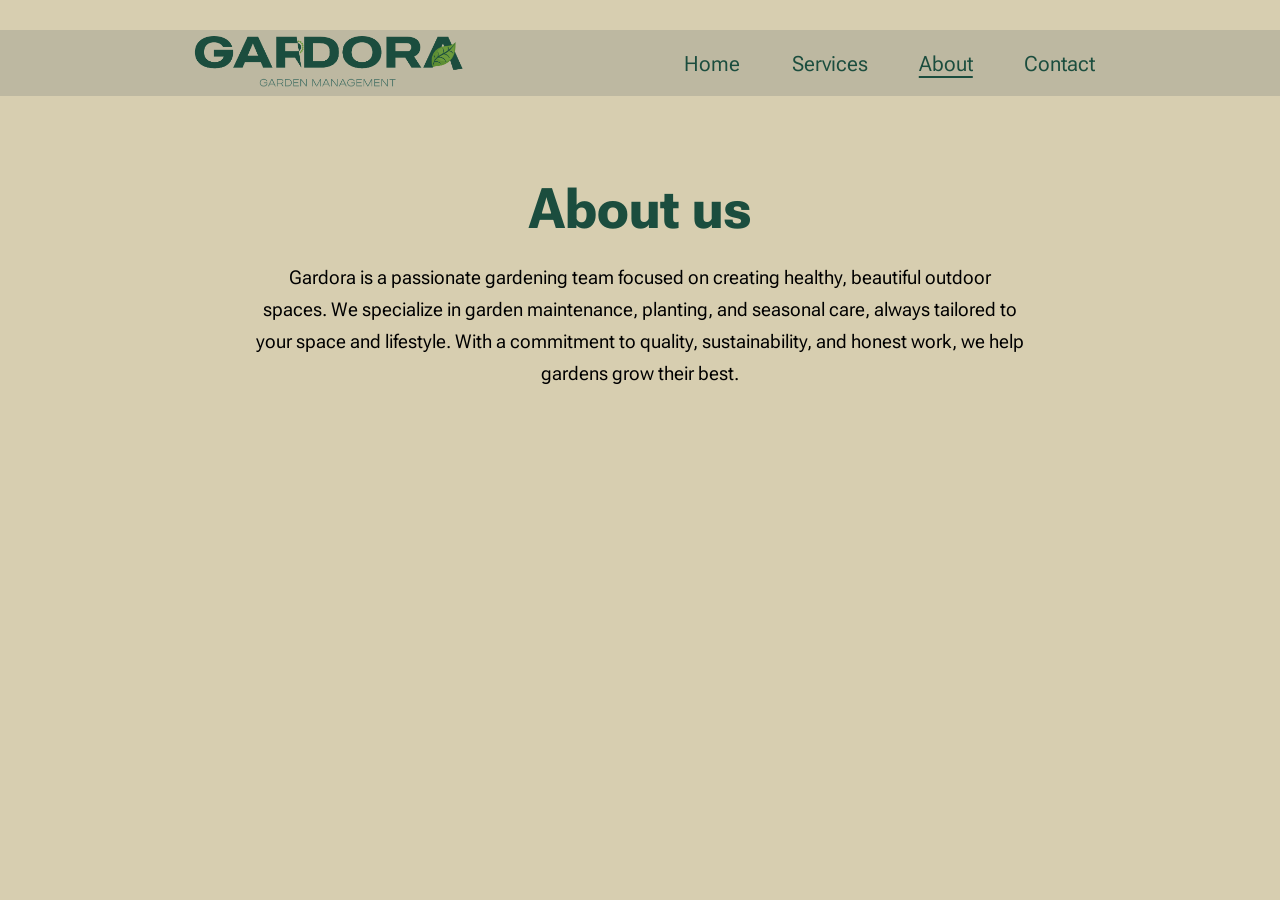
<file: about/index.html>
<!DOCTYPE html>
<html lang="en">
    <head>
    <meta charset="UTF-8">
    <meta name="viewport" content="width=device-width, initial-scale=1.0">
    <title>About Us</title>
        <link rel="icon" href="../images/icon-9.png">
    <link rel="stylesheet" href="../stylesall.css">
    <link rel="stylesheet" href="styles.css">
    <link href="https://fonts.googleapis.com/css2?family=Roboto+Flex:opsz,wght,XOPQ,XTRA,YOPQ,YTDE,YTFI,YTLC,YTUC@8..144,100..1000,96,468,79,-203,738,514,712&display=swap" rel="stylesheet">
       <!-- This code works for ALL pages on gardora.be without modification -->
<link rel="canonical" href="https://gardora.be" id="canonical-link">

<script>
  // 1. Permanent hide for github.io version
  if (window.location.hostname.includes("github.io")) {
    var meta = document.createElement('meta');
    meta.name = "robots";
    meta.content = "noindex, nofollow";
    document.head.appendChild(meta);
  }
  
  // 2. Automatically updates the link for pages like /about or /contact
  document.getElementById('canonical-link').href = "https://gardora.be" + window.location.pathname;
</script>
</head>
<body>
   <header>
        <div id="logo"><a href="../"><img src="../images/logo (2).png" alt="Logo"></a></div>
        <nav>
            <ul class="navbar">
<li><a href="../">Home</a></li>
<li><a href="../services/">Services</a></li>
<li><a href="#about" id="thispage">About</a></li>
<li><a href="../contact/">Contact</a></li>
        </ul>
    </nav>
        </header>
    <h1>About us</h1>
    <p>Gardora is a passionate gardening team focused on creating healthy, beautiful outdoor spaces. We specialize in garden maintenance, planting, and seasonal care, always tailored to your space and lifestyle. With a commitment to quality, sustainability, and honest work, we help gardens grow their best.</p>
    </body>
    </html>
</file>
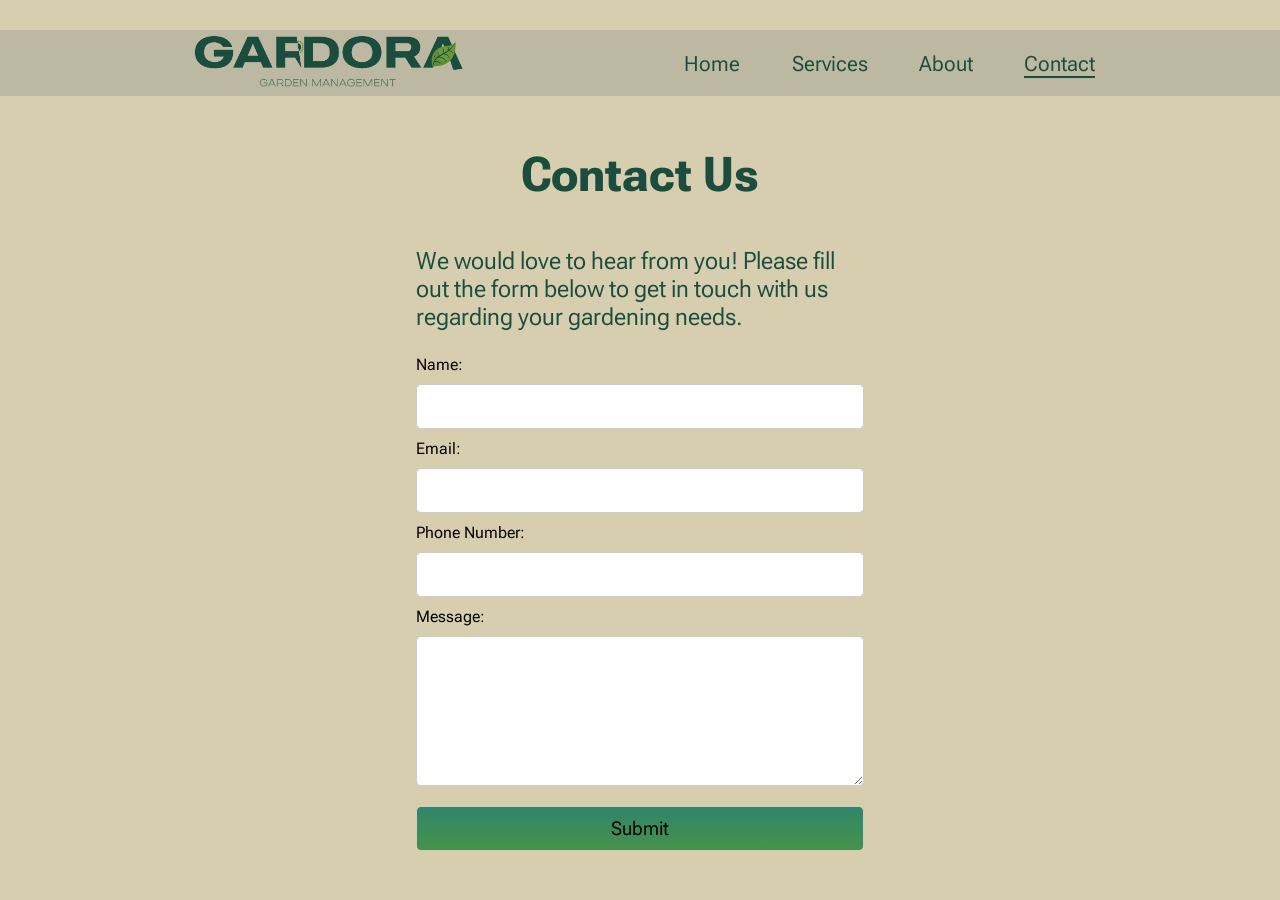
<file: contact/index.html>
<!DOCTYPE html>
<html lang="en">
<head>
    <meta charset="UTF-8">
    <meta name="viewport" content="width=device-width, initial-scale=1.0">
    <title>Contact</title>
        <link rel="icon" href="../images/icon-9.png">
    <link rel="stylesheet" href="styles.css">
    <link rel="stylesheet" href="../stylesall.css">
    <link href="https://fonts.googleapis.com/css2?family=Roboto+Flex:opsz,wght,XOPQ,XTRA,YOPQ,YTDE,YTFI,YTLC,YTUC@8..144,100..1000,96,468,79,-203,738,514,712&display=swap" rel="stylesheet">
    <!-- This code works for ALL pages on gardora.be without modification -->
<link rel="canonical" href="https://gardora.be" id="canonical-link">

<script>
  // 1. Permanent hide for github.io version
  if (window.location.hostname.includes("github.io")) {
    var meta = document.createElement('meta');
    meta.name = "robots";
    meta.content = "noindex, nofollow";
    document.head.appendChild(meta);
  }
  
  // 2. Automatically updates the link for pages like /about or /contact
  document.getElementById('canonical-link').href = "https://gardora.be" + window.location.pathname;
</script>
</head>
<body>
    <header>
        <div id="logo"><a href="../"><img src="../images/logo (2).png" alt="Logo"></a></div>
        <nav>
            <ul class="navbar">
<li><a href="../">Home</a></li>
<li><a href="../services/" >Services</a></li>
<li><a href="../about/">About</a></li>
<li><a href="contact" id="thispage">Contact</a></li>
        </ul>
    </nav>
        </header>
        <form id="contactform" action="https://formsubmit.co/6b0143813d235fb3efefe67a2ede45ae" method="post">
            <input type="hidden" name="_subject" value="Message gardora.be!">
            <input type="hidden" name="_next" value="https://www.gardora.be/contact/thanks">
            <h1>Contact Us</h1>
            <p>We would love to hear from you! Please fill out the form below to get in touch with us regarding your gardening needs.</p>
            <label for="name">Name:</label>
            <input type="text" id="name" name="name" required>
            
            <label for="email">Email:</label>
            <input type="email" id="email" name="email" required>
            
            <label for="phone">Phone Number:</label>
            <input type="tel" id="phone" name="phone">
            
            <label for="message">Message:</label>
            <textarea id="message" name="message" required></textarea>
            
            <button type="submit">Submit</button>
</body>
</html>
</file>
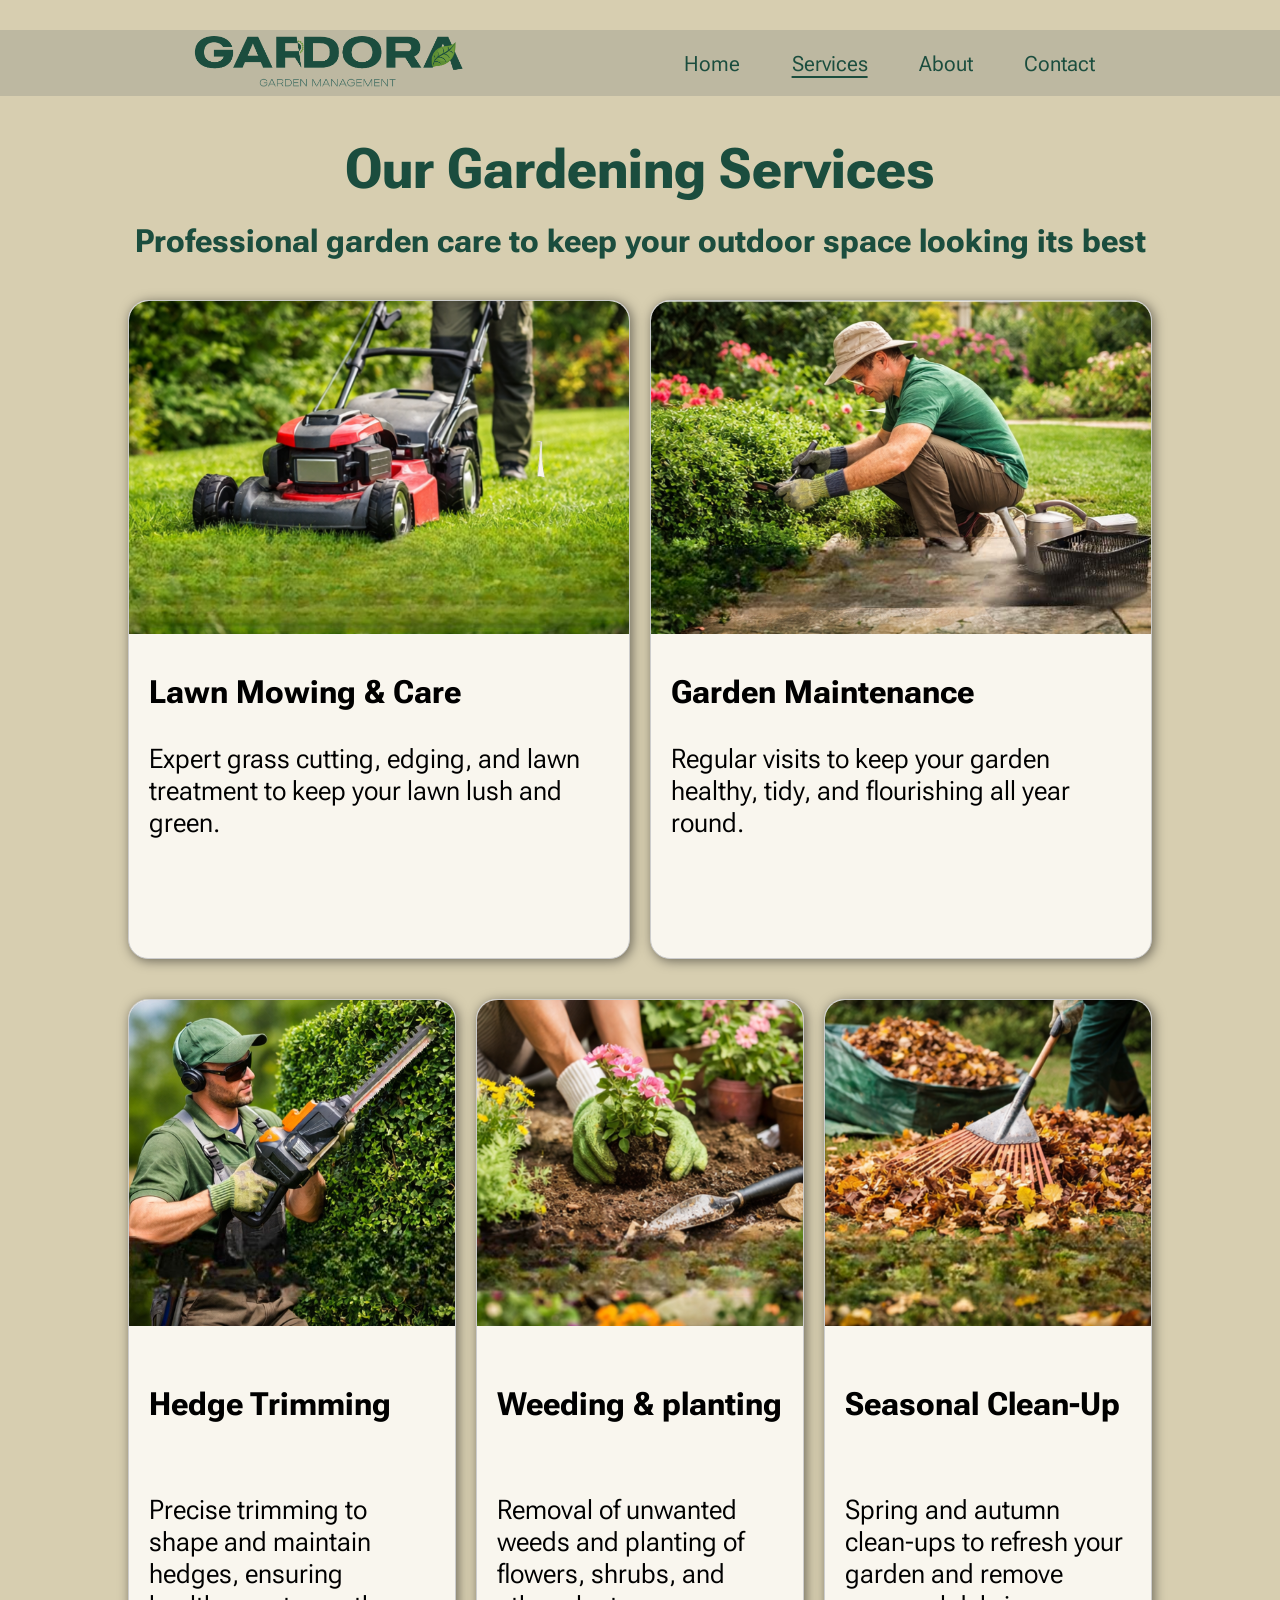
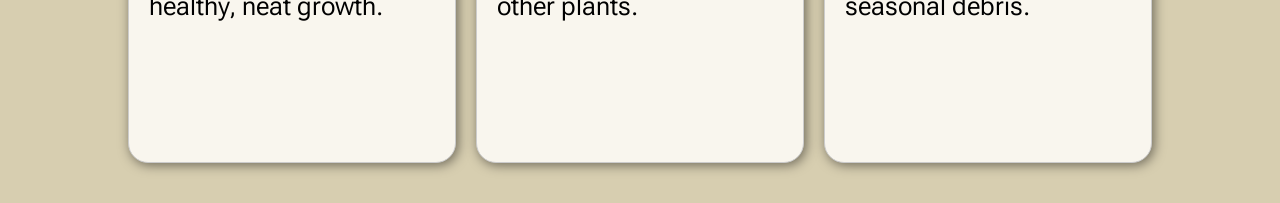
<file: services/index.html>
<!DOCTYPE html>
<html lang="en">
<head>
    <meta charset="UTF-8">
    <meta name="viewport" content="width=device-width, initial-scale=1.0">
    <title>Services</title>
        <link rel="icon" href="../images/icon-9.png">
    <link rel="stylesheet" href="styles.css">
    <link rel="stylesheet" href="../stylesall.css">
    <link href="https://fonts.googleapis.com/css2?family=Roboto+Flex:opsz,wght,XOPQ,XTRA,YOPQ,YTDE,YTFI,YTLC,YTUC@8..144,100..1000,96,468,79,-203,738,514,712&display=swap" rel="stylesheet">
</head>
<body>
    <header>
        <div id="logo"><a href="../"><img src="../images/logo (2).png" alt="Logo"></a></div>
        <nav>
            <ul class="navbar">
<li><a href="../">Home</a></li>
<li><a href="services/" id="thispage">Services</a></li>
<li><a href="../about/">About</a></li>
<li><a href="../contact/">Contact</a></li>
        </ul>
    </nav>
        </header>
    <h1>Our Gardening Services</h1>
    <h2>Professional garden care to keep your outdoor space looking its best</h2>
    <section class="services">
        <div class="service-container">
                <img src="images/lawcare.png" alt="Service 1">
            <h3>Lawn Mowing & Care</h3>
            <p>Expert grass cutting, edging, and lawn treatment to keep your lawn lush and green.</p>
            <a href="../contact/">Get A free Quote</a>
            </div>
                    <div class="service-container">
                <img src="images/maintetnence.png" alt="Service 2">
            <h3>Garden Maintenance</h3>
            <p>Regular visits to keep your garden healthy, tidy, and flourishing all year round.</p>
                        <a href="../contact/">Get A free Quote</a>

            </div>
    </section>
            <section class="services2">
        <div class="service-container2">
            <img src="images/hedge_correct.png">
                <h3>Hedge Trimming</h3>
                <p>Precise trimming to shape and maintain hedges, ensuring healthy, neat growth.</p>
                            <a href="../contact/">Get A free Quote</a>

        </div>
        <div class="service-container2">
            <img src="images/sweeding.png">
                <h3>Weeding & planting</h3>
                <p>Removal of unwanted weeds and planting of flowers, shrubs, and other plants.</p>
                            <a href="../contact/">Get A free Quote</a>

        </div>
        <div class="service-container2">
            <img src="images/season_cleanup.png">
                <h3>Seasonal Clean-Up</h3>
                <p>Spring and autumn clean-ups to refresh your garden and remove seasonal debris.</p>
                            <a href="../contact/">Get A free Quote</a>

                </div>
    </section>

</html>
</file>
<file: stylesall.css>
*{
    box-sizing: border-box;
    font-family: "Roboto Flex", sans-serif;
}
body {
    background-color: #d7ceb0;
    margin: 0 0%;
    

}
header{



display: flex;
flex-wrap: wrap;
background-color: #bdb8a1;
align-items: center;
justify-content: space-evenly;
}
#logo{
    
    color: #31482e;
    
    text-align: center;
    box-sizing: border-box;
    height: 75%;

}
#logo img{
    width: 340px;
    padding: 5px 35px;
    
   
}
nav {
    
    
    box-sizing: border-box;
}
ul {
    list-style-type: none;
    
}
ul:first-child, ul:last-child {
    margin-right: 0;
        margin-left: 0;
    padding-right: 0;
    padding-left: 0%;
}
.navbar {
    display: flex;
    justify-content: space-evenly;

    
    padding: 0;
}
.navbar a {
    color: rgb(27, 77, 62);
    padding: 2vw;
    text-decoration: none;
    font-size: 1.3rem;
}
.navbar a:hover {
    text-decoration: underline;
    text-underline-offset: 6px;
}
#thispage {
    text-decoration: underline;
    text-underline-offset: 6px;
}
</file>
<file: about/styles.css>
body {
    padding-top: 30px;
}
h1 {
    text-align: center;
    color: rgb(27, 77, 62);
    font-size: 3.5rem;
    margin: 80px auto 20px;
}
p {
    width: 60%;
    margin:0 auto 30px;
    text-align: center;
    font-size: 1.2rem;
    line-height: 2rem;
}
</file>
<file: contact/styles.css>
body{
    padding-top: 30px;
}
form {
    display: flex;
    flex-direction: column;
    width: clamp(260px, 35%, 920px);
    margin: 30px auto;
}
h1 {
    text-align: center;
    color: rgb(27, 77, 62);
    font-size: 3rem;
    margin: 20px 0;
}
p{
    font-size: 1.5rem;
    color: rgb(27, 77, 62);
}
input, textarea, button {
    width: 100%;
    font-size: 1.2rem;
    padding: 10px;
    margin: 10px 0;
    border-radius: 5px;
    border: 1px solid #ccc;
    font-family: "Roboto Flex", sans-serif;
    outline-offset: 1px;
    
}
input:focus, textarea:focus, button:focus {
    outline: 2px solid #314e30;
}
textarea {
    height: 150px;
    resize: vertical;
}
button{
    cursor: pointer;
    background: linear-gradient(rgb(49, 133, 107), rgb(70, 146, 74));
}
button:hover {
    background: linear-gradient(rgb(34, 112, 90), rgb(55, 126, 60));
}
</file>
<file: services/styles.css>
body {
    padding-top: 30px;
}
h1, h2 {
    text-align: center;
        color: rgb(27, 77, 62);

}
h1 {
    font-size: 3.5rem;
    margin: 40px 100px 20px;
}
h2 {
    font-size: 2rem;
    margin: 20px 100px 40px ;
}
.services {
    display: flex;
    justify-content: space-between;
    width: 80%;
    margin: auto;
}
.service-container {
    border: 1px solid #ccc;
    border-radius: 20px;
    width: 49%;
    font-size: 1.7rem;
    box-shadow: 2px 2px 12px rgba(0, 0, 0, 0.5);
    background-color: #F9F6EE;
}
  

.service-container img {
     border-top-left-radius: 20px;
     border-top-right-radius: 20px;
     width: 100%;
    
}
.service-container p, .service-container h3 {
    padding: 0 20px;
}
.services2 {
    display: flex;
    justify-content: space-between;
    width: 80%;
    margin: 40px auto;

}
.service-container2 {
    border: 1px solid #ccc;
    border-radius: 20px;
    width: 32%;
    font-size: 1.7rem;
        box-shadow: 2px 2px 12px rgba(0, 0, 0, 0.5);
            background-color: #F9F6EE;


}
.service-container2 img {
     border-top-left-radius: 20px;
     border-top-right-radius: 20px;
     width: 100%;
     z-index: 3;
    
}
.service-container2 p, .service-container2 h3 {
    padding: 20px;
}
.service-container a, .service-container2 a{
    display: inline-block;
    border-radius: 7px;
    margin: 20px;
    color: white;
  background: linear-gradient(rgb(44, 94, 61), rgb(67, 116, 58));
    padding: 10px 20px;
    text-decoration: none;
    opacity: 0;
    transition: opacity 0.3s;
}

.service-container:hover a, .service-container2:hover a {
    opacity: 1;
}
footer {
    
    position: relative;
    height: 320px;
    background-image: url(images/grass.png);
    background-repeat: repeat-x;
    background-position: bottom;
    overflow: hidden;
    z-index: -1;
    margin-top: -110px;
   
}
footer img {
    position: absolute;
  bottom: 43px;
  right: -300px;
  animation: cut 10s linear infinite;
  z-index: ;

}
@keyframes cut {
  0% {
    right: -300px;
  }
 100% {
    right: 100%;
  }

}
@media (max-width: 920px) {
    .services, .services2 {
        flex-direction: column;
        align-items: center;
        width: 90%;
    }
    .service-container, .service-container2 {
        width: 90%;
        margin-bottom: 30px;
    }
    .service-container a, .service-container2 a {
        display: none;
    }
    .service-container2:last-child a {
        display: inline-block;
     opacity: 1;
    }
}
@media (max-width: 500px) {
    h1 {
        font-size: 2.5rem;
    }
    h2 {
        font-size: 1.5rem;
    }
    .service-container p, .service-container h3, .service-container2 p, .service-container2 h3 {
        font-size: 1.2rem;
    }
    .services, .services2 {
        width: 100%;
        margin: auto;
        padding-right: 0px;
        padding-left: 0px;
    }
}
</file>
